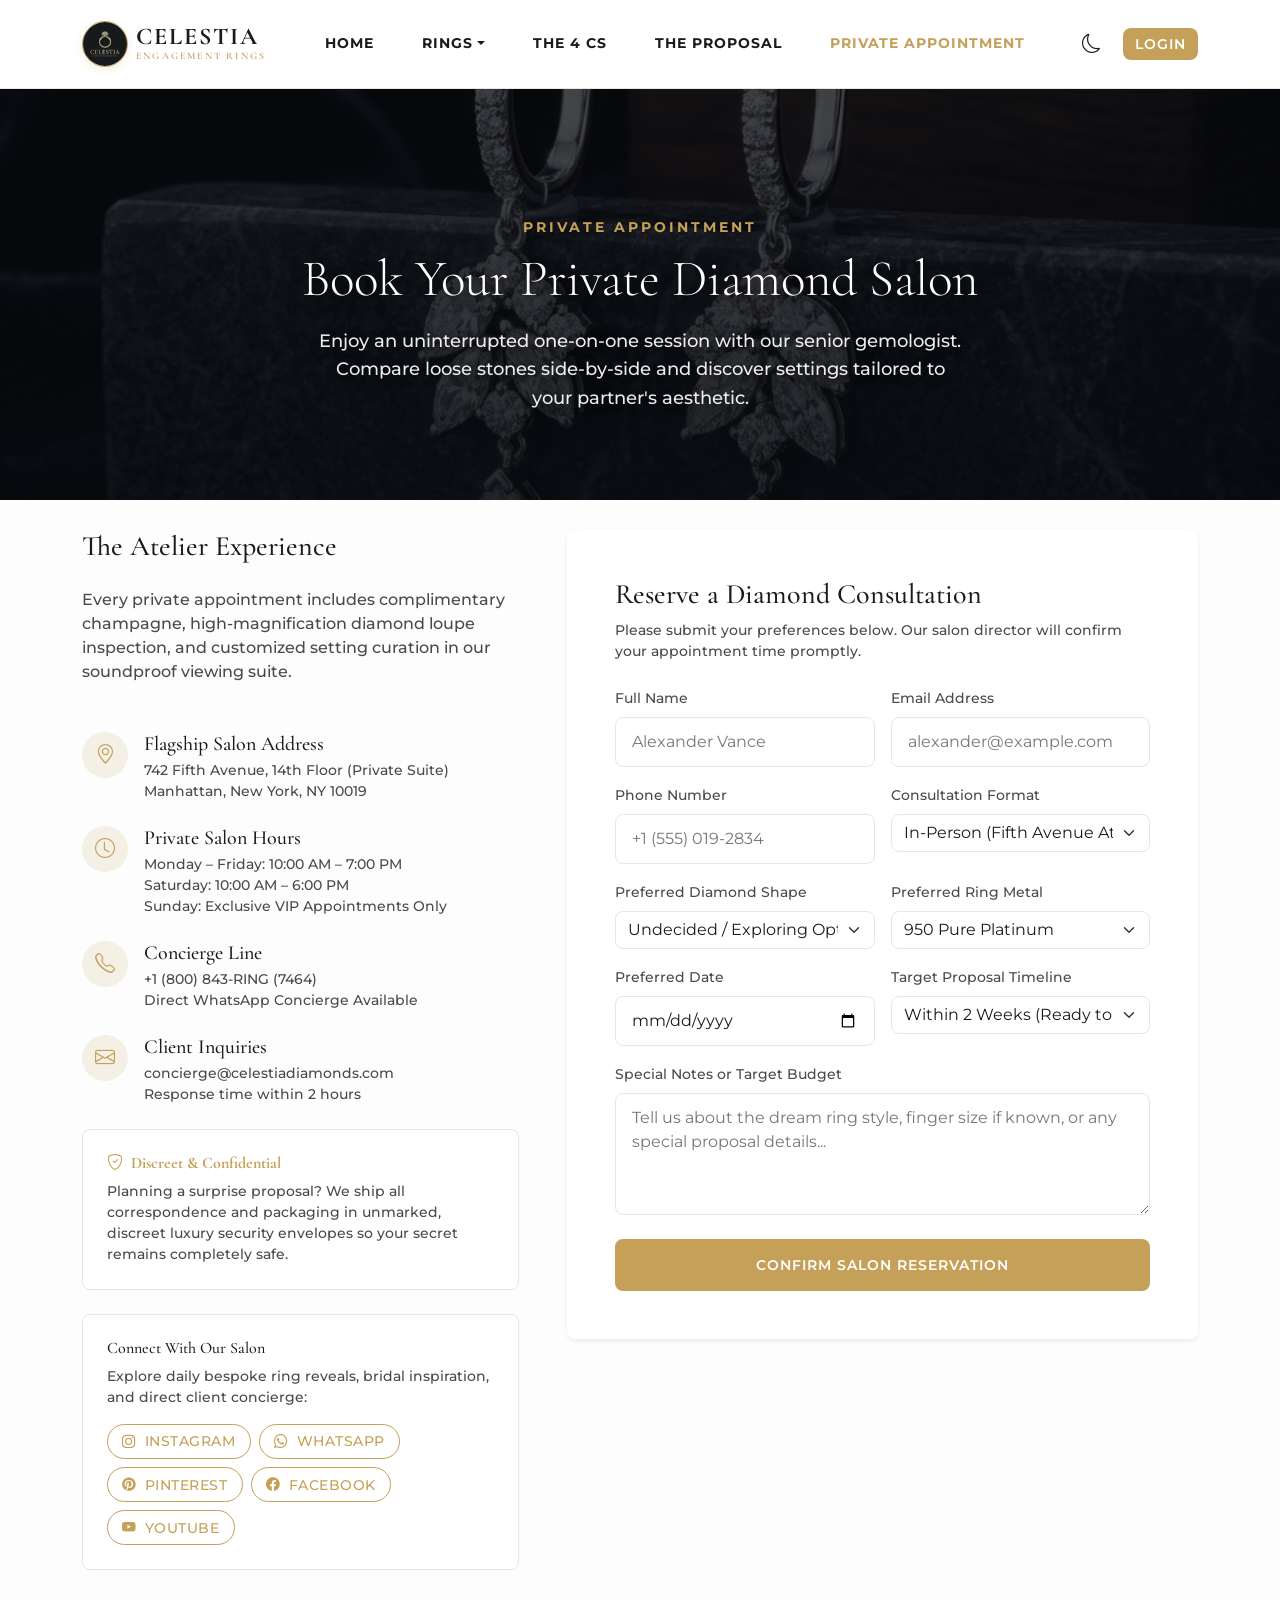
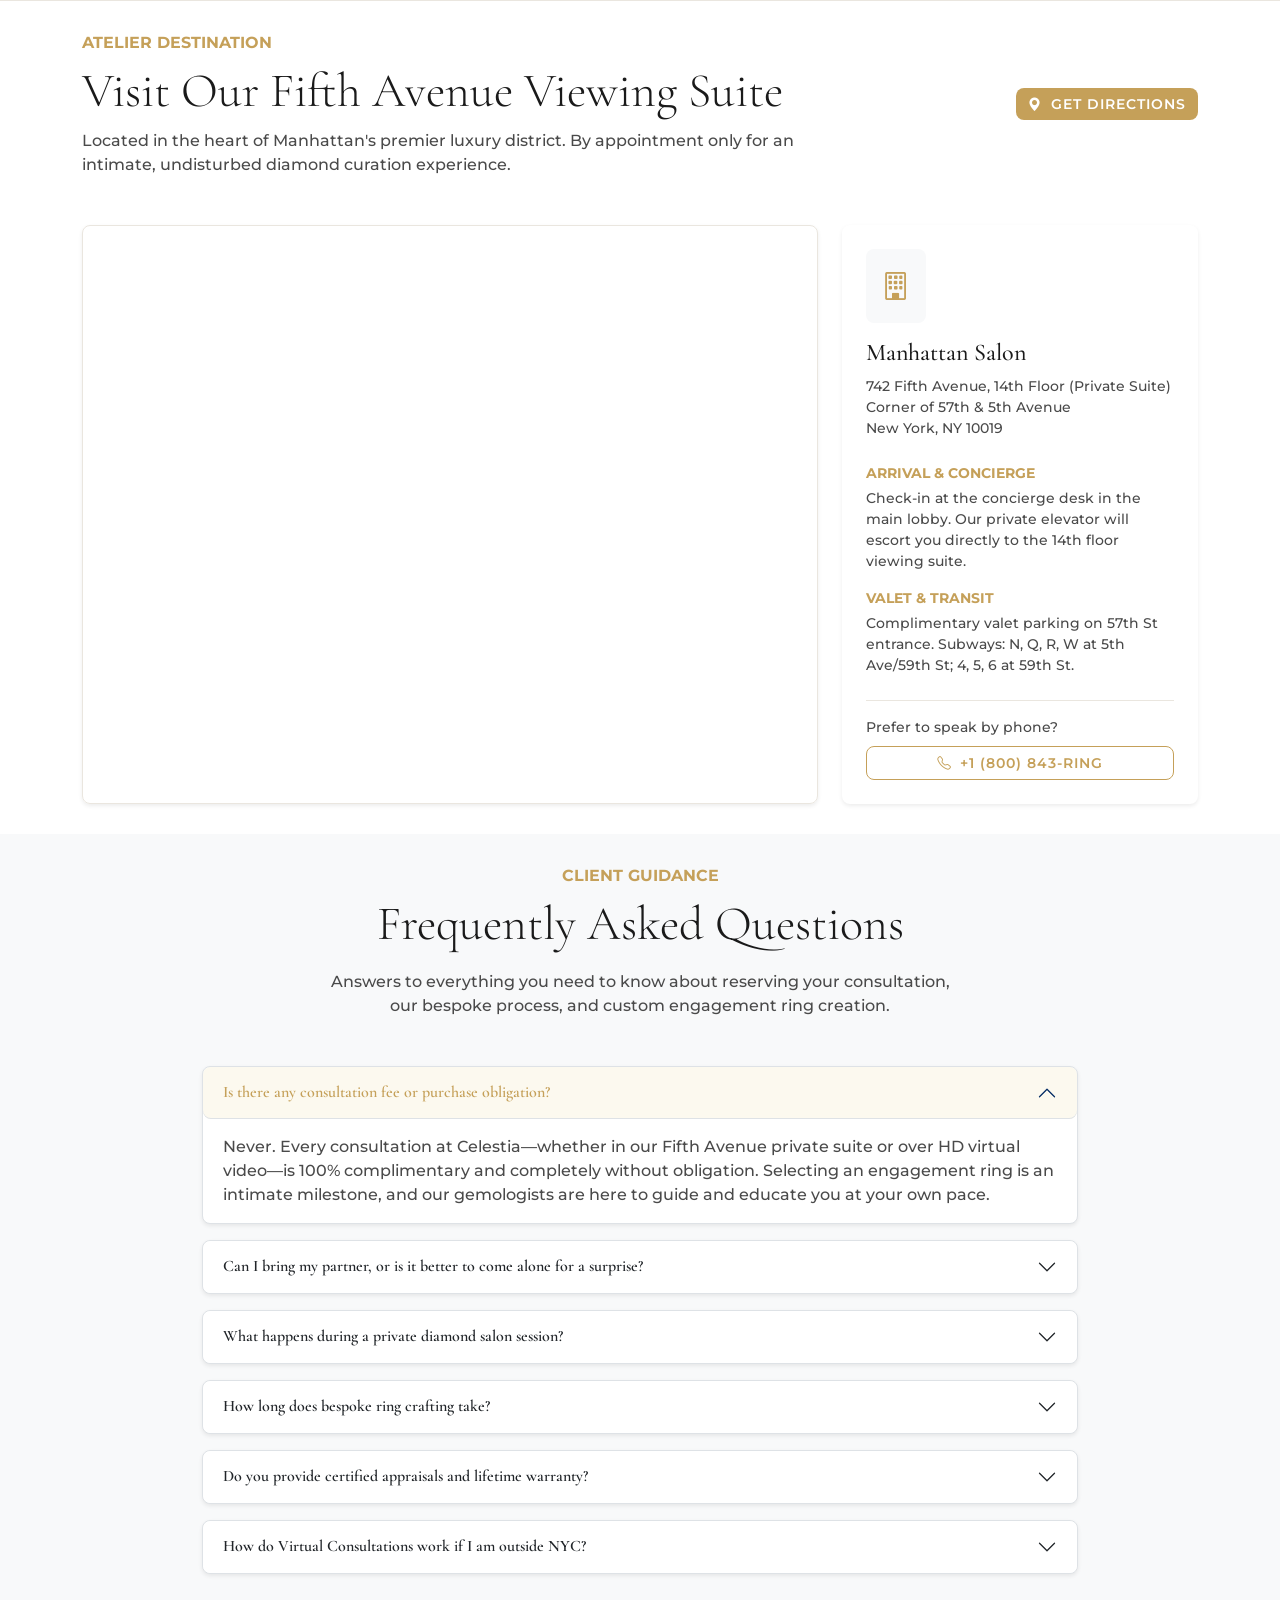
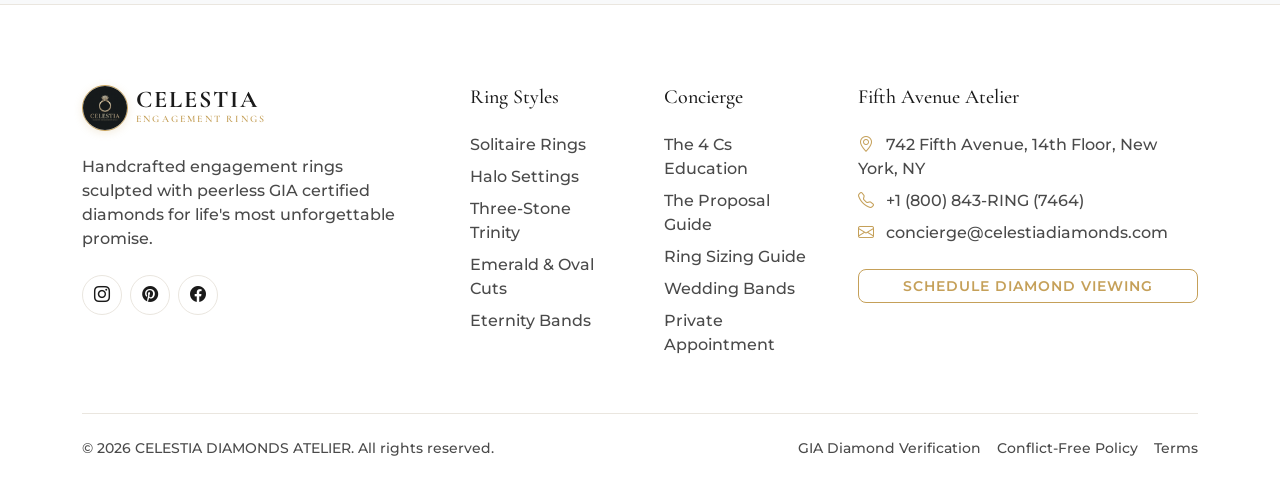
<file: contact.html>
<!DOCTYPE html>
<html lang="en" data-theme="light" dir="ltr">

<head>
    <meta charset="UTF-8">
    <meta name="viewport" content="width=device-width, initial-scale=1.0">
    <title>Private Diamond Consultation & Salon | CELESTIA</title>
    <meta name="description" content="Book a private diamond consultation at CELESTIA's Fifth Avenue salon. View GIA certified loose diamonds, try bespoke ring settings, and meet with a master diamantaire.">
    <link href="https://cdn.jsdelivr.net/npm/bootstrap@5.3.0/dist/css/bootstrap.min.css" rel="stylesheet">
    <link href="https://cdn.jsdelivr.net/npm/bootstrap-icons@1.10.0/font/bootstrap-icons.css" rel="stylesheet">
    <link rel="stylesheet" href="assets/css/style.css">
    <link rel="icon" type="image/png" href="assets/images/favicon.png">
</head>

<body>

    <!-- Header Navigation -->
    <nav class="navbar navbar-expand-lg sticky-top">
        <div class="container">
            <a class="navbar-brand text-nowrap d-flex align-items-center gap-2" href="index.html">
                <img src="assets/images/logo-main.png" alt="Celestia Diamonds Logo" class="brand-logo-img">
                <div class="d-flex flex-column justify-content-center">
                    <span class="brand-font" style="line-height: 1; letter-spacing: 2px;">CELESTIA</span>
                    <span style="font-size: 0.62rem; letter-spacing: 2.2px; color: var(--accent-gold); font-weight: 600; text-transform: uppercase;">ENGAGEMENT RINGS</span>
                </div>
            </a>

            <div class="d-flex align-items-center order-lg-3 gap-3">
                <div class="desktop-auth-btns d-none d-lg-flex ms-3">
                    <a href="login.html" class="btn btn-gold">Login</a>
                </div>

                <button class="navbar-toggler ms-2 border-0" type="button" data-bs-toggle="collapse"
                    data-bs-target="#navbarContent" aria-label="Toggle navigation">
                    <span class="navbar-toggler-icon"></span>
                </button>
            </div>

            <div class="collapse navbar-collapse order-lg-2" id="navbarContent">
                <ul class="navbar-nav mx-auto mb-2 mb-lg-0 gap-lg-3">
                    <li class="nav-item"><a class="nav-link" href="index.html">Home</a></li>
                    <li class="nav-item dropdown">
                        <a class="nav-link dropdown-toggle" href="#" role="button" data-bs-toggle="dropdown">Rings</a>
                        <ul class="dropdown-menu border-0 shadow-sm">
                            <li><a class="dropdown-item" href="jewellery.html#solitaires">Solitaire Rings</a></li>
                            <li><a class="dropdown-item" href="jewellery.html#halos">Halo & Pavé</a></li>
                            <li><a class="dropdown-item" href="jewellery.html#three-stone">Three-Stone Trinity</a></li>
                            <li><a class="dropdown-item" href="jewellery.html#fancy-cuts">Emerald & Oval Cuts</a></li>
                            <li><a class="dropdown-item" href="jewellery.html#vintage">Vintage Heirloom</a></li>
                            <li><hr class="dropdown-divider"></li>
                            <li><a class="dropdown-item" href="jewellery.html#bands">Diamond Wedding Bands</a></li>
                        </ul>
                    </li>
                    <li class="nav-item"><a class="nav-link" href="diamonds.html">The 4 Cs</a></li>
                    <li class="nav-item"><a class="nav-link" href="gifting.html">The Proposal</a></li>
                    <li class="nav-item"><a class="nav-link active" href="contact.html">Private Appointment</a></li>
                </ul>

                <div class="d-flex align-items-center justify-content-center gap-3 my-3 my-lg-0 ms-lg-2">
                    <button id="theme-toggle" class="icon-btn" title="Toggle Theme"><i class="bi bi-moon"></i></button>
                </div>
                <div class="d-lg-none mt-3 pb-3 border-top pt-3 d-flex flex-column gap-2">
                    <a href="login.html" class="btn btn-gold w-100">Login</a>
                </div>
            </div>
        </div>
    </nav>

    <!-- Page Hero Banner with Diamond Background -->
    <div class="page-hero-banner" style="background-image: url('assets/images/earring.png');">
        <div class="container text-center">
            <span class="hero-subtitle text-uppercase letter-spacing-2 d-block mb-2">Private Appointment</span>
            <h1 class="brand-font display-4 mb-3">Book Your Private Diamond Salon</h1>
            <p class="mx-auto mb-0" style="max-width: 650px;">Enjoy an uninterrupted one-on-one session with our senior gemologist. Compare loose stones side-by-side and discover settings tailored to your partner's aesthetic.</p>
        </div>
    </div>

    <!-- Contact & Booking Section -->
    <section class="section-padding">
        <div class="container">
            <div class="row g-5">
                <div class="col-lg-5">
                    <div class="atelier-experience-header">
                        <h3 class="brand-font mb-4">The Atelier Experience</h3>
                        <p class="text-secondary mb-5">Every private appointment includes complimentary champagne, high-magnification diamond loupe inspection, and customized setting curation in our soundproof viewing suite.</p>
                    </div>

                    <div class="atelier-icons-wrapper mx-auto mx-lg-0">
                        <div class="atelier-contact-item mb-4 d-flex align-items-start gap-3">
                            <div class="contact-icon-badge">
                                <i class="bi bi-geo-alt"></i>
                            </div>
                            <div>
                                <h5 class="brand-font mb-1">Flagship Salon Address</h5>
                                <p class="text-secondary small mb-0">742 Fifth Avenue, 14th Floor (Private Suite)<br>Manhattan, New York, NY 10019</p>
                            </div>
                        </div>

                        <div class="atelier-contact-item mb-4 d-flex align-items-start gap-3">
                            <div class="contact-icon-badge">
                                <i class="bi bi-clock"></i>
                            </div>
                            <div>
                                <h5 class="brand-font mb-1">Private Salon Hours</h5>
                                <p class="text-secondary small mb-0">Monday – Friday: 10:00 AM – 7:00 PM<br>Saturday: 10:00 AM – 6:00 PM<br>Sunday: Exclusive VIP Appointments Only</p>
                            </div>
                        </div>

                        <div class="atelier-contact-item mb-4 d-flex align-items-start gap-3">
                            <div class="contact-icon-badge">
                                <i class="bi bi-telephone"></i>
                            </div>
                            <div>
                                <h5 class="brand-font mb-1">Concierge Line</h5>
                                <p class="text-secondary small mb-0">+1 (800) 843-RING (7464)<br>Direct WhatsApp Concierge Available</p>
                            </div>
                        </div>

                        <div class="atelier-contact-item mb-4 d-flex align-items-start gap-3">
                            <div class="contact-icon-badge">
                                <i class="bi bi-envelope"></i>
                            </div>
                            <div>
                                <h5 class="brand-font mb-1">Client Inquiries</h5>
                                <p class="text-secondary small mb-0">concierge@celestiadiamonds.com<br>Response time within 2 hours</p>
                            </div>
                        </div>
                    </div>

                    <div class="atelier-extra-cards mx-auto mx-lg-0">
                        <div class="p-4 bg-surface rounded border mt-4" style="border-color: var(--border-color) !important;">
                            <h6 class="brand-font text-gold mb-2"><i class="bi bi-shield-check me-2"></i>Discreet & Confidential</h6>
                            <p class="text-secondary small mb-0">Planning a surprise proposal? We ship all correspondence and packaging in unmarked, discreet luxury security envelopes so your secret remains completely safe.</p>
                        </div>

                        <div class="p-4 bg-surface rounded border mt-4" style="border-color: var(--border-color) !important;">
                            <h6 class="brand-font mb-2">Connect With Our Salon</h6>
                            <p class="text-secondary small mb-3">Explore daily bespoke ring reveals, bridal inspiration, and direct client concierge:</p>
                            <div class="d-flex flex-wrap gap-2 social-media-appointment">
                                <a href="https://instagram.com" target="_blank" rel="noopener" class="btn btn-sm btn-outline-gold d-inline-flex align-items-center gap-2">
                                    <i class="bi bi-instagram"></i> <span>Instagram</span>
                                </a>
                                <a href="https://wa.me/18008437464" target="_blank" rel="noopener" class="btn btn-sm btn-outline-gold d-inline-flex align-items-center gap-2">
                                    <i class="bi bi-whatsapp"></i> <span>WhatsApp</span>
                                </a>
                                <a href="https://pinterest.com" target="_blank" rel="noopener" class="btn btn-sm btn-outline-gold d-inline-flex align-items-center gap-2">
                                    <i class="bi bi-pinterest"></i> <span>Pinterest</span>
                                </a>
                                <a href="https://facebook.com" target="_blank" rel="noopener" class="btn btn-sm btn-outline-gold d-inline-flex align-items-center gap-2">
                                    <i class="bi bi-facebook"></i> <span>Facebook</span>
                                </a>
                                <a href="https://youtube.com" target="_blank" rel="noopener" class="btn btn-sm btn-outline-gold d-inline-flex align-items-center gap-2">
                                    <i class="bi bi-youtube"></i> <span>YouTube</span>
                                </a>
                            </div>
                        </div>
                    </div>
                </div>

                <!-- Booking Form -->
                <div class="col-lg-7 align-self-start">
                    <div class="premium-card appointment-card p-4 p-md-5 bg-white border-0 shadow-sm rounded">
                        <h3 class="brand-font mb-2">Reserve a Diamond Consultation</h3>
                        <p class="text-secondary small mb-4">Please submit your preferences below. Our salon director will confirm your appointment time promptly.</p>

                        <form id="appointment-form">
                            <div class="row g-3">
                                <div class="col-md-6">
                                    <label class="form-label small fw-semibold text-secondary">Full Name</label>
                                    <input type="text" class="form-control" required placeholder="Alexander Vance">
                                </div>
                                <div class="col-md-6">
                                    <label class="form-label small fw-semibold text-secondary">Email Address</label>
                                    <input type="email" class="form-control" required placeholder="alexander@example.com">
                                </div>
                                <div class="col-md-6">
                                    <label class="form-label small fw-semibold text-secondary">Phone Number</label>
                                    <input type="tel" class="form-control" placeholder="+1 (555) 019-2834">
                                </div>
                                <div class="col-md-6">
                                    <label class="form-label small fw-semibold text-secondary">Consultation Format</label>
                                    <select class="form-select">
                                        <option value="salon">In-Person (Fifth Avenue Atelier)</option>
                                        <option value="virtual">Virtual 1-on-1 HD Video Session</option>
                                    </select>
                                </div>
                                <div class="col-md-6">
                                    <label class="form-label small fw-semibold text-secondary">Preferred Diamond Shape</label>
                                    <select class="form-select">
                                        <option value="any">Undecided / Exploring Options</option>
                                        <option value="round">Round Brilliant</option>
                                        <option value="oval">Oval Cut</option>
                                        <option value="emerald">Emerald Cut</option>
                                        <option value="cushion">Cushion Cut</option>
                                        <option value="pear">Pear Cut</option>
                                        <option value="radiant">Radiant Cut</option>
                                    </select>
                                </div>
                                <div class="col-md-6">
                                    <label class="form-label small fw-semibold text-secondary">Preferred Ring Metal</label>
                                    <select class="form-select">
                                        <option value="platinum">950 Pure Platinum</option>
                                        <option value="yellow-gold">18k Royal Yellow Gold</option>
                                        <option value="white-gold">18k White Gold</option>
                                        <option value="rose-gold">18k Rose Gold</option>
                                    </select>
                                </div>
                                <div class="col-md-6">
                                    <label class="form-label small fw-semibold text-secondary">Preferred Date</label>
                                    <input type="date" class="form-control" required>
                                </div>
                                <div class="col-md-6">
                                    <label class="form-label small fw-semibold text-secondary">Target Proposal Timeline</label>
                                    <select class="form-select">
                                        <option value="urgent">Within 2 Weeks (Ready to Ship)</option>
                                        <option value="month">Within 1-2 Months</option>
                                        <option value="three-months">Within 3-6 Months</option>
                                        <option value="exploring">Just Beginning the Journey</option>
                                    </select>
                                </div>
                                <div class="col-12">
                                    <label class="form-label small fw-semibold text-secondary">Special Notes or Target Budget</label>
                                    <textarea class="form-control" rows="4" placeholder="Tell us about the dream ring style, finger size if known, or any special proposal details..."></textarea>
                                </div>
                                <div class="col-12 mt-4">
                                    <button type="submit" class="btn btn-gold w-100 py-3">Confirm Salon Reservation</button>
                                </div>
                            </div>
                        </form>
                    </div>
                </div>
            </div>
        </div>
    </section>

    <!-- Atelier Location & Interactive Map Section -->
    <section class="section-padding bg-surface border-top" style="border-color: var(--border-color) !important;">
        <div class="container">
            <div class="row align-items-center mb-5">
                <div class="col-lg-8 text-center text-lg-start">
                    <span class="text-gold text-uppercase letter-spacing-2 d-block mb-2">Atelier Destination</span>
                    <h2 class="brand-font display-5">Visit Our Fifth Avenue Viewing Suite</h2>
                    <p class="text-secondary mb-0">Located in the heart of Manhattan's premier luxury district. By appointment only for an intimate, undisturbed diamond curation experience.</p>
                </div>
                <div class="col-lg-4 text-center text-lg-end mt-4 mt-lg-0">
                    <a href="https://maps.google.com/?q=742+Fifth+Avenue+New+York+NY" target="_blank" rel="noopener" class="btn btn-gold">
                        <i class="bi bi-geo-alt-fill me-2"></i>Get Directions
                    </a>
                </div>
            </div>

            <div class="row g-4 align-items-stretch">
                <div class="col-lg-8">
                    <div class="rounded overflow-hidden shadow-sm border h-100" style="border-color: var(--border-color) !important; min-height: 420px;">
                        <iframe src="https://www.google.com/maps/embed?pb=!1m18!1m12!1m3!1d3022.046808796841!2d-73.97486822346746!3d40.76317203461247!2m3!1f0!2f0!3f0!3m2!1i1024!2i768!4f13.1!3m3!1m2!1s0x89c258f001b9793f%3A0xb3bc87e59b207eb3!2s742%205th%20Ave%2C%20New%20York%2C%20NY%2010019!5e0!3m2!1sen!2sus!4v1700000000000!5m2!1sen!2sus"
                            width="100%" height="100%" style="border:0; min-height: 420px;" allowfullscreen="" loading="lazy" referrerpolicy="no-referrer-when-downgrade" title="Celestia Flagship Atelier Map"></iframe>
                    </div>
                </div>
                <div class="col-lg-4">
                    <div class="premium-card p-4 h-100 bg-white border-0 shadow-sm rounded d-flex flex-column justify-content-between">
                        <div>
                            <div class="d-inline-flex p-3 rounded bg-light text-gold mb-3">
                                <i class="bi bi-building fs-3"></i>
                            </div>
                            <h4 class="brand-font mb-2">Manhattan Salon</h4>
                            <p class="text-secondary small mb-4">742 Fifth Avenue, 14th Floor (Private Suite)<br>Corner of 57th & 5th Avenue<br>New York, NY 10019</p>

                            <div class="mb-3">
                                <span class="fw-bold d-block text-gold small text-uppercase letter-spacing-1 mb-1">Arrival & Concierge</span>
                                <p class="text-secondary small mb-0">Check-in at the concierge desk in the main lobby. Our private elevator will escort you directly to the 14th floor viewing suite.</p>
                            </div>

                            <div class="mb-4">
                                <span class="fw-bold d-block text-gold small text-uppercase letter-spacing-1 mb-1">Valet & Transit</span>
                                <p class="text-secondary small mb-0">Complimentary valet parking on 57th St entrance. Subways: N, Q, R, W at 5th Ave/59th St; 4, 5, 6 at 59th St.</p>
                            </div>
                        </div>

                        <div class="pt-3 border-top" style="border-color: var(--border-color) !important;">
                            <span class="small text-secondary d-block mb-2">Prefer to speak by phone?</span>
                            <a href="tel:+18008437464" class="btn btn-outline-gold w-100"><i class="bi bi-telephone me-2"></i>+1 (800) 843-RING</a>
                        </div>
                    </div>
                </div>
            </div>
        </div>
    </section>

    <!-- Frequently Asked Questions Section -->
    <section class="section-padding bg-light">
        <div class="container" style="max-width: 900px;">
            <div class="text-center mb-5">
                <span class="text-gold text-uppercase letter-spacing-2 d-block mb-2">Client Guidance</span>
                <h2 class="brand-font display-5 mb-3">Frequently Asked Questions</h2>
                <p class="text-secondary mx-auto mb-0" style="max-width: 650px;">Answers to everything you need to know about reserving your consultation, our bespoke process, and custom engagement ring creation.</p>
            </div>

            <div class="accordion" id="appointmentFaq">
                <div class="accordion-item mb-3 border shadow-sm">
                    <h2 class="accordion-header" id="faqHeadingOne">
                        <button class="accordion-button fw-semibold" type="button" data-bs-toggle="collapse" data-bs-target="#faqCollapseOne" aria-expanded="true" aria-controls="faqCollapseOne">
                            Is there any consultation fee or purchase obligation?
                        </button>
                    </h2>
                    <div id="faqCollapseOne" class="accordion-collapse collapse show" aria-labelledby="faqHeadingOne" data-bs-parent="#appointmentFaq">
                        <div class="accordion-body text-secondary">
                            Never. Every consultation at Celestia—whether in our Fifth Avenue private suite or over HD virtual video—is 100% complimentary and completely without obligation. Selecting an engagement ring is an intimate milestone, and our gemologists are here to guide and educate you at your own pace.
                        </div>
                    </div>
                </div>

                <div class="accordion-item mb-3 border shadow-sm">
                    <h2 class="accordion-header" id="faqHeadingTwo">
                        <button class="accordion-button collapsed fw-semibold" type="button" data-bs-toggle="collapse" data-bs-target="#faqCollapseTwo" aria-expanded="false" aria-controls="faqCollapseTwo">
                            Can I bring my partner, or is it better to come alone for a surprise?
                        </button>
                    </h2>
                    <div id="faqCollapseTwo" class="accordion-collapse collapse" aria-labelledby="faqHeadingTwo" data-bs-parent="#appointmentFaq">
                        <div class="accordion-body text-secondary">
                            Both options are very popular! Around 60% of our clients visit as a couple to explore diamond shapes, setting styles, and exact sizing together. If you are planning a surprise proposal, you can visit alone or with a trusted friend; our experts are skilled at uncovering their dream design from photos, Pinterest boards, and personal style cues.
                        </div>
                    </div>
                </div>

                <div class="accordion-item mb-3 border shadow-sm">
                    <h2 class="accordion-header" id="faqHeadingThree">
                        <button class="accordion-button collapsed fw-semibold" type="button" data-bs-toggle="collapse" data-bs-target="#faqCollapseThree" aria-expanded="false" aria-controls="faqCollapseThree">
                            What happens during a private diamond salon session?
                        </button>
                    </h2>
                    <div id="faqCollapseThree" class="accordion-collapse collapse" aria-labelledby="faqHeadingThree" data-bs-parent="#appointmentFaq">
                        <div class="accordion-body text-secondary">
                            You will be greeted with chilled champagne or artisan espresso in your private soundproof viewing salon. Your senior gemologist will present loose, GIA-certified diamonds matching your parameters for side-by-side inspection under 10x-40x gemological microscopes. You'll try on various silhouette mountings to find the perfect setting harmony.
                        </div>
                    </div>
                </div>

                <div class="accordion-item mb-3 border shadow-sm">
                    <h2 class="accordion-header" id="faqHeadingFour">
                        <button class="accordion-button collapsed fw-semibold" type="button" data-bs-toggle="collapse" data-bs-target="#faqCollapseFour" aria-expanded="false" aria-controls="faqCollapseFour">
                            How long does bespoke ring crafting take?
                        </button>
                    </h2>
                    <div id="faqCollapseFour" class="accordion-collapse collapse" aria-labelledby="faqHeadingFour" data-bs-parent="#appointmentFaq">
                        <div class="accordion-body text-secondary">
                            Once your 3D digital CAD render and loose diamond are finalized, hand-forging in platinum or 18k gold, microscopic prong setting, and hallmark engraving typically take 2 to 3 weeks. If you have an urgent proposal date, we also offer express atelier expediting and a signature vault of ready-to-propose finished solitaire rings.
                        </div>
                    </div>
                </div>

                <div class="accordion-item mb-3 border shadow-sm">
                    <h2 class="accordion-header" id="faqHeadingFive">
                        <button class="accordion-button collapsed fw-semibold" type="button" data-bs-toggle="collapse" data-bs-target="#faqCollapseFive" aria-expanded="false" aria-controls="faqCollapseFive">
                            Do you provide certified appraisals and lifetime warranty?
                        </button>
                    </h2>
                    <div id="faqCollapseFive" class="accordion-collapse collapse" aria-labelledby="faqHeadingFive" data-bs-parent="#appointmentFaq">
                        <div class="accordion-body text-secondary">
                            Yes. Every Celestia diamond engagement ring arrives with an official GIA grading dossier, an independent insurance appraisal, and our Celestia Lifetime Atelier Guarantee. This includes complimentary lifetime ring resizings, annual prong tightening, ultrasonic spa cleanings, and rhodium polishing.
                        </div>
                    </div>
                </div>

                <div class="accordion-item border shadow-sm">
                    <h2 class="accordion-header" id="faqHeadingSix">
                        <button class="accordion-button collapsed fw-semibold" type="button" data-bs-toggle="collapse" data-bs-target="#faqCollapseSix" aria-expanded="false" aria-controls="faqCollapseSix">
                            How do Virtual Consultations work if I am outside NYC?
                        </button>
                    </h2>
                    <div id="faqCollapseSix" class="accordion-collapse collapse" aria-labelledby="faqHeadingSix" data-bs-parent="#appointmentFaq">
                        <div class="accordion-body text-secondary">
                            Our virtual appointments are conducted via high-definition video link. A gemologist displays loose stones under live macro cameras, compares different carat proportions on hand models, and provides 360-degree high-definition video links. We ship insured worldwide in discreet, security-sealed packaging.
                        </div>
                    </div>
                </div>
            </div>
        </div>
    </section>

    <!-- Footer -->
    <footer class="footer">
        <div class="container">
            <div class="row g-5 mb-5">
                <div class="col-lg-4">
                    <a class="navbar-brand text-nowrap d-flex align-items-center gap-2 mb-4" href="index.html">
                        <img src="assets/images/logo-main.png" alt="Celestia Diamonds Logo" class="brand-logo-img">
                        <div class="d-flex flex-column justify-content-center">
                            <span class="brand-font" style="line-height: 1; letter-spacing: 2px;">CELESTIA</span>
                            <span style="font-size: 0.62rem; letter-spacing: 2.2px; color: var(--accent-gold); font-weight: 600; text-transform: uppercase;">ENGAGEMENT RINGS</span>
                        </div>
                    </a>
                    <p class="text-secondary mb-4 pe-lg-4">Handcrafted engagement rings sculpted with peerless GIA certified diamonds for life's most unforgettable promise.</p>
                    <div class="d-flex gap-2 social-links">
                        <a href="#"><i class="bi bi-instagram"></i></a>
                        <a href="#"><i class="bi bi-pinterest"></i></a>
                        <a href="#"><i class="bi bi-facebook"></i></a>
                    </div>
                </div>

                <div class="col-lg-2 col-md-6">
                    <h5 class="brand-font mb-4">Ring Styles</h5>
                    <a href="jewellery.html#solitaires" class="footer-link">Solitaire Rings</a>
                    <a href="jewellery.html#halos" class="footer-link">Halo Settings</a>
                    <a href="jewellery.html#three-stone" class="footer-link">Three-Stone Trinity</a>
                    <a href="jewellery.html#fancy-cuts" class="footer-link">Emerald & Oval Cuts</a>
                    <a href="jewellery.html#bands" class="footer-link">Eternity Bands</a>
                </div>

                <div class="col-lg-2 col-md-6">
                    <h5 class="brand-font mb-4">Concierge</h5>
                    <a href="diamonds.html" class="footer-link">The 4 Cs Education</a>
                    <a href="gifting.html" class="footer-link">The Proposal Guide</a>
                    <a href="jewellery.html" class="footer-link">Ring Sizing Guide</a>
                    <a href="jewellery.html#bands" class="footer-link">Wedding Bands</a>
                    <a href="contact.html" class="footer-link">Private Appointment</a>
                </div>

                <div class="col-lg-4 col-md-12">
                    <h5 class="brand-font mb-4">Fifth Avenue Atelier</h5>
                    <p class="text-secondary mb-2"><i class="bi bi-geo-alt me-2 text-gold"></i> 742 Fifth Avenue, 14th Floor, New York, NY</p>
                    <p class="text-secondary mb-2"><i class="bi bi-telephone me-2 text-gold"></i> +1 (800) 843-RING (7464)</p>
                    <p class="text-secondary mb-4"><i class="bi bi-envelope me-2 text-gold"></i> concierge@celestiadiamonds.com</p>
                    <a href="contact.html" class="btn btn-outline-gold w-100">Schedule Diamond Viewing</a>
                </div>
            </div>

            <div class="d-flex flex-column flex-md-row justify-content-between align-items-center border-top pt-4"
                style="border-color: var(--border-color) !important;">
                <p class="text-secondary small mb-0">&copy; <span id="current-year"></span> CELESTIA DIAMONDS ATELIER. All rights reserved.</p>
                <div class="d-flex gap-3 mt-3 mt-md-0">
                    <a href="#" class="text-secondary small text-decoration-none">GIA Diamond Verification</a>
                    <a href="#" class="text-secondary small text-decoration-none">Conflict-Free Policy</a>
                    <a href="#" class="text-secondary small text-decoration-none">Terms</a>
                </div>
            </div>
        </div>
    </footer>

    <!-- Floating Back to Top Button -->
    <button id="back-to-top" class="back-to-top" aria-label="Back to top" type="button">
        <i class="bi bi-chevron-up"></i>
    </button>

    <script src="https://cdn.jsdelivr.net/npm/bootstrap@5.3.0/dist/js/bootstrap.bundle.min.js"></script>
    <script src="assets/js/main.js"></script>
</body>

</html>
</file>
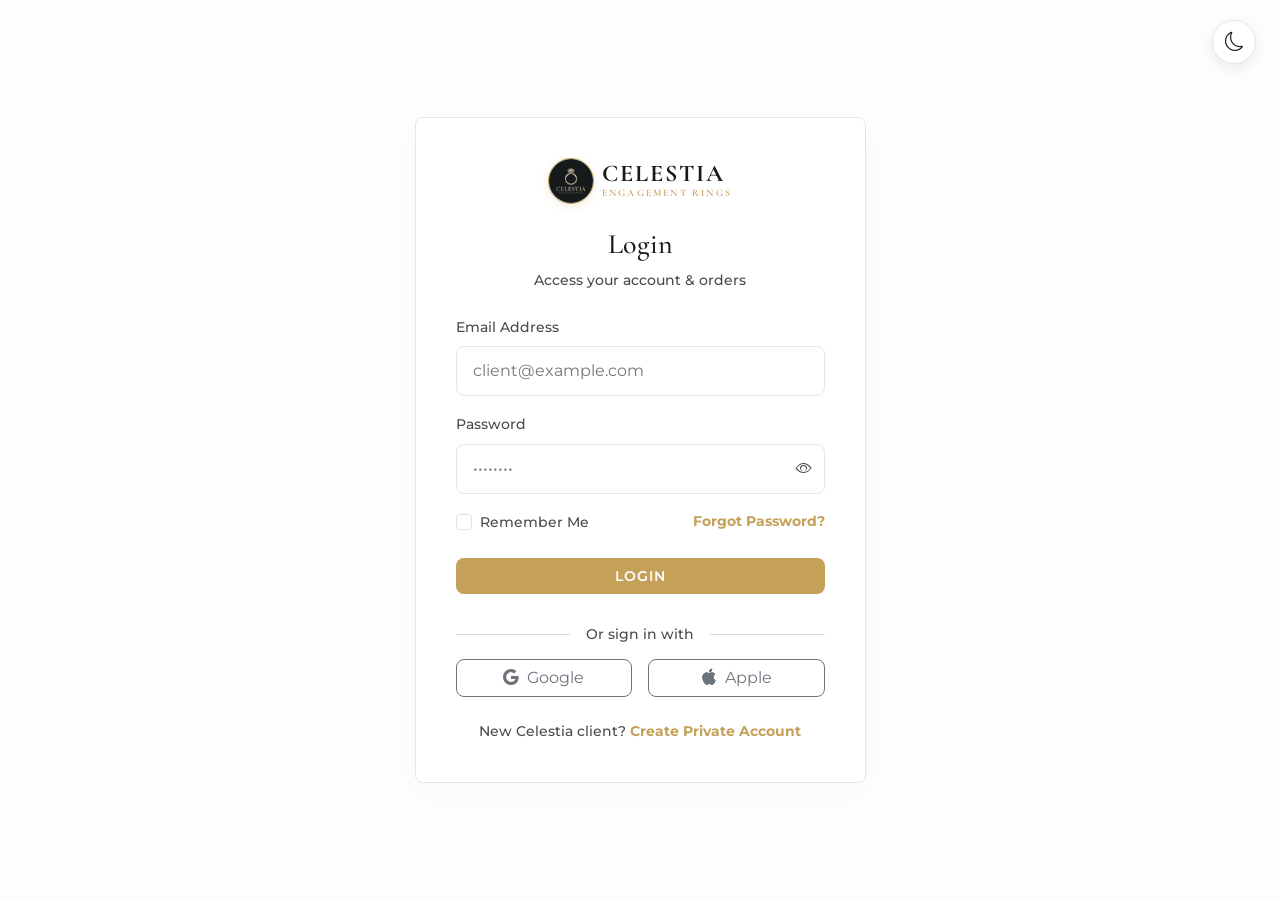
<file: login.html>
<!DOCTYPE html>
<html lang="en" data-theme="light" dir="ltr">

<head>
    <meta charset="UTF-8">
    <meta name="viewport" content="width=device-width, initial-scale=1.0">
    <title>Login | CELESTIA Engagement Rings</title>
    <meta name="description" content="Sign in to your CELESTIA account to track custom engagement ring commissions and access certified diamond documentation.">
    <link href="https://cdn.jsdelivr.net/npm/bootstrap@5.3.0/dist/css/bootstrap.min.css" rel="stylesheet">
    <link href="https://cdn.jsdelivr.net/npm/bootstrap-icons@1.10.0/font/bootstrap-icons.css" rel="stylesheet">
    <link rel="stylesheet" href="assets/css/style.css">
    <link rel="icon" type="image/png" href="assets/images/favicon.png">
</head>

<body class="auth-page">
    <!-- Top Right Utility: Theme Toggle -->
    <div class="auth-top-corner">
        <button id="theme-toggle" class="icon-btn" title="Toggle Theme" aria-label="Toggle Theme">
            <i class="bi bi-moon fs-5"></i>
        </button>
    </div>

    <!-- Auth Section -->
    <div class="auth-wrapper">
        <div class="container">
            <div class="row justify-content-center">
                <div class="col-md-6 col-lg-5">
                    <div class="auth-card">
                        <div class="text-center mb-4">
                            <a class="navbar-brand text-nowrap d-inline-flex align-items-center gap-2 mb-4 text-decoration-none"
                                href="index.html">
                                <img src="assets/images/logo-main.png" alt="Celestia Diamonds Logo" class="brand-logo-img">
                                <div class="d-flex flex-column justify-content-center text-start">
                                    <span class="brand-font" style="line-height: 1; letter-spacing: 2px;">CELESTIA</span>
                                    <span style="font-size: 0.62rem; letter-spacing: 2.2px; color: var(--accent-gold); font-weight: 600; text-transform: uppercase;">ENGAGEMENT RINGS</span>
                                </div>
                            </a>
                            <h3 class="brand-font">Login</h3>
                            <p class="text-secondary small">Access your account & orders</p>
                        </div>

                        <form action="index.html">
                            <div class="mb-3">
                                <label class="form-label small text-secondary">Email Address</label>
                                <input type="email" class="form-control" placeholder="client@example.com" required>
                            </div>
                            <div class="mb-3">
                                <label class="form-label small text-secondary mb-0">Password</label>
                                <div class="input-group mt-2">
                                    <input type="password" class="form-control border-end-0" id="loginPassword"
                                        placeholder="••••••••" required>
                                    <span class="input-group-text bg-transparent text-secondary border-start-0"
                                        style="cursor: pointer;"
                                        onclick="const p = document.getElementById('loginPassword'); p.type = p.type === 'password' ? 'text' : 'password'; this.querySelector('i').classList.toggle('bi-eye'); this.querySelector('i').classList.toggle('bi-eye-slash');">
                                        <i class="bi bi-eye"></i>
                                    </span>
                                </div>
                            </div>

                            <div class="d-flex justify-content-between align-items-center mb-4">
                                <div class="form-check mb-0">
                                    <input type="checkbox" class="form-check-input" id="rememberMe">
                                    <label class="form-check-label small text-secondary" for="rememberMe">Remember Me</label>
                                </div>
                                <a href="#" class="small text-gold text-decoration-none">Forgot Password?</a>
                            </div>

                            <button type="submit" class="btn btn-gold w-100 py-2 mb-3">Login</button>

                            <div class="position-relative my-4">
                                <hr class="text-secondary" style="opacity: 0.2;">
                                <span
                                    class="position-absolute top-50 start-50 translate-middle px-3 small text-secondary"
                                    style="background-color: var(--surface-color, #fff);">Or sign in with</span>
                            </div>

                            <div class="d-flex gap-3 mb-4">
                                <button type="button"
                                    class="btn btn-outline-secondary w-50 d-flex align-items-center justify-content-center gap-2">
                                    <i class="bi bi-google"></i> Google
                                </button>
                                <button type="button"
                                    class="btn btn-outline-secondary w-50 d-flex align-items-center justify-content-center gap-2">
                                    <i class="bi bi-apple"></i> Apple
                                </button>
                            </div>

                            <div class="text-center">
                                <p class="small text-secondary mb-0">New Celestia client? <a href="register.html"
                                        class="text-gold text-decoration-none fw-bold">Create Private Account</a></p>
                            </div>
                        </form>
                    </div>
                </div>
            </div>
        </div>
    </div>

    <!-- Floating Back to Top Button -->
    <button id="back-to-top" class="back-to-top" aria-label="Back to top" type="button">
        <i class="bi bi-chevron-up"></i>
    </button>

    <script src="https://cdn.jsdelivr.net/npm/bootstrap@5.3.0/dist/js/bootstrap.bundle.min.js"></script>
    <script src="assets/js/main.js"></script>
</body>

</html>
</file>
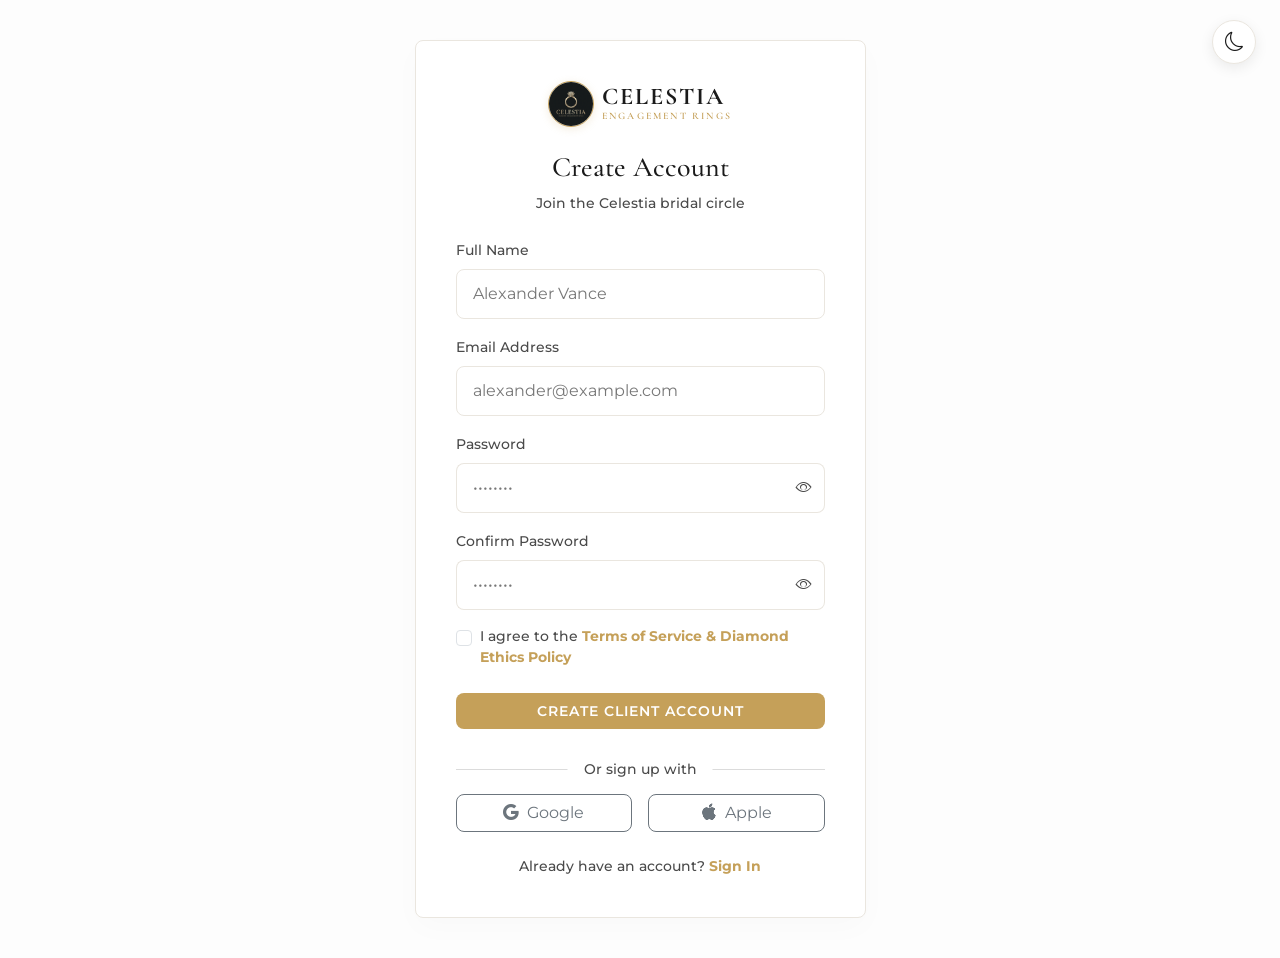
<file: register.html>
<!DOCTYPE html>
<html lang="en" data-theme="light" dir="ltr">

<head>
    <meta charset="UTF-8">
    <meta name="viewport" content="width=device-width, initial-scale=1.0">
    <title>Create Client Account | CELESTIA Diamond Atelier</title>
    <meta name="description" content="Register your CELESTIA client account for diamond ring tracking, bespoke design approvals, and salon appointment scheduling.">
    <link href="https://cdn.jsdelivr.net/npm/bootstrap@5.3.0/dist/css/bootstrap.min.css" rel="stylesheet">
    <link href="https://cdn.jsdelivr.net/npm/bootstrap-icons@1.10.0/font/bootstrap-icons.css" rel="stylesheet">
    <link rel="stylesheet" href="assets/css/style.css">
    <link rel="icon" type="image/png" href="assets/images/favicon.png">
</head>

<body class="auth-page">
    <!-- Top Right Utility: Theme Toggle -->
    <div class="auth-top-corner">
        <button id="theme-toggle" class="icon-btn" title="Toggle Theme" aria-label="Toggle Theme">
            <i class="bi bi-moon fs-5"></i>
        </button>
    </div>

    <!-- Auth Section -->
    <div class="auth-wrapper">
        <div class="container">
            <div class="row justify-content-center">
                <div class="col-md-6 col-lg-5">
                    <div class="auth-card">
                        <div class="text-center mb-4">
                            <a class="navbar-brand text-nowrap d-inline-flex align-items-center gap-2 mb-4 text-decoration-none"
                                href="index.html">
                                <img src="assets/images/logo-main.png" alt="Celestia Diamonds Logo" class="brand-logo-img">
                                <div class="d-flex flex-column justify-content-center text-start">
                                    <span class="brand-font" style="line-height: 1; letter-spacing: 2px;">CELESTIA</span>
                                    <span style="font-size: 0.62rem; letter-spacing: 2.2px; color: var(--accent-gold); font-weight: 600; text-transform: uppercase;">ENGAGEMENT RINGS</span>
                                </div>
                            </a>
                            <h3 class="brand-font">Create Account</h3>
                            <p class="text-secondary small">Join the Celestia bridal circle</p>
                        </div>

                        <form action="index.html">
                            <div class="mb-3">
                                <label class="form-label small text-secondary">Full Name</label>
                                <input type="text" class="form-control" placeholder="Alexander Vance" required>
                            </div>
                            <div class="mb-3">
                                <label class="form-label small text-secondary">Email Address</label>
                                <input type="email" class="form-control" placeholder="alexander@example.com" required>
                            </div>
                            <div class="mb-3">
                                <label class="form-label small text-secondary">Password</label>
                                <div class="input-group">
                                    <input type="password" class="form-control border-end-0" id="regPassword"
                                        placeholder="••••••••" required>
                                    <span class="input-group-text bg-transparent text-secondary border-start-0"
                                        style="cursor: pointer;"
                                        onclick="const p = document.getElementById('regPassword'); p.type = p.type === 'password' ? 'text' : 'password'; this.querySelector('i').classList.toggle('bi-eye'); this.querySelector('i').classList.toggle('bi-eye-slash');">
                                        <i class="bi bi-eye"></i>
                                    </span>
                                </div>
                            </div>

                            <div class="mb-3">
                                <label class="form-label small text-secondary">Confirm Password</label>
                                <div class="input-group">
                                    <input type="password" class="form-control border-end-0" id="regConfirmPassword"
                                        placeholder="••••••••" required>
                                    <span class="input-group-text bg-transparent text-secondary border-start-0"
                                        style="cursor: pointer;"
                                        onclick="const p = document.getElementById('regConfirmPassword'); p.type = p.type === 'password' ? 'text' : 'password'; this.querySelector('i').classList.toggle('bi-eye'); this.querySelector('i').classList.toggle('bi-eye-slash');">
                                        <i class="bi bi-eye"></i>
                                    </span>
                                </div>
                            </div>

                            <div class="mb-4 form-check">
                                <input type="checkbox" class="form-check-input" id="termsCheck" required>
                                <label class="form-check-label small text-secondary" for="termsCheck">I agree to the <a
                                        href="#" class="text-gold text-decoration-none">Terms of Service & Diamond Ethics Policy</a></label>
                            </div>

                            <button type="submit" class="btn btn-gold w-100 py-2 mb-3">Create Client Account</button>

                            <div class="position-relative my-4">
                                <hr class="text-secondary" style="opacity: 0.2;">
                                <span
                                    class="position-absolute top-50 start-50 translate-middle px-3 small text-secondary"
                                    style="background-color: var(--surface-color, #fff);">Or sign up with</span>
                            </div>

                            <div class="d-flex gap-3 mb-4">
                                <button type="button"
                                    class="btn btn-outline-secondary w-50 d-flex align-items-center justify-content-center gap-2">
                                    <i class="bi bi-google"></i> Google
                                </button>
                                <button type="button"
                                    class="btn btn-outline-secondary w-50 d-flex align-items-center justify-content-center gap-2">
                                    <i class="bi bi-apple"></i> Apple
                                </button>
                            </div>

                            <div class="text-center">
                                <p class="small text-secondary mb-0">Already have an account? <a href="login.html"
                                        class="text-gold text-decoration-none fw-bold">Sign In</a></p>
                            </div>
                        </form>
                    </div>
                </div>
            </div>
        </div>
    </div>

    <!-- Floating Back to Top Button -->
    <button id="back-to-top" class="back-to-top" aria-label="Back to top" type="button">
        <i class="bi bi-chevron-up"></i>
    </button>

    <script src="https://cdn.jsdelivr.net/npm/bootstrap@5.3.0/dist/js/bootstrap.bundle.min.js"></script>
    <script src="assets/js/main.js"></script>
</body>

</html>
</file>
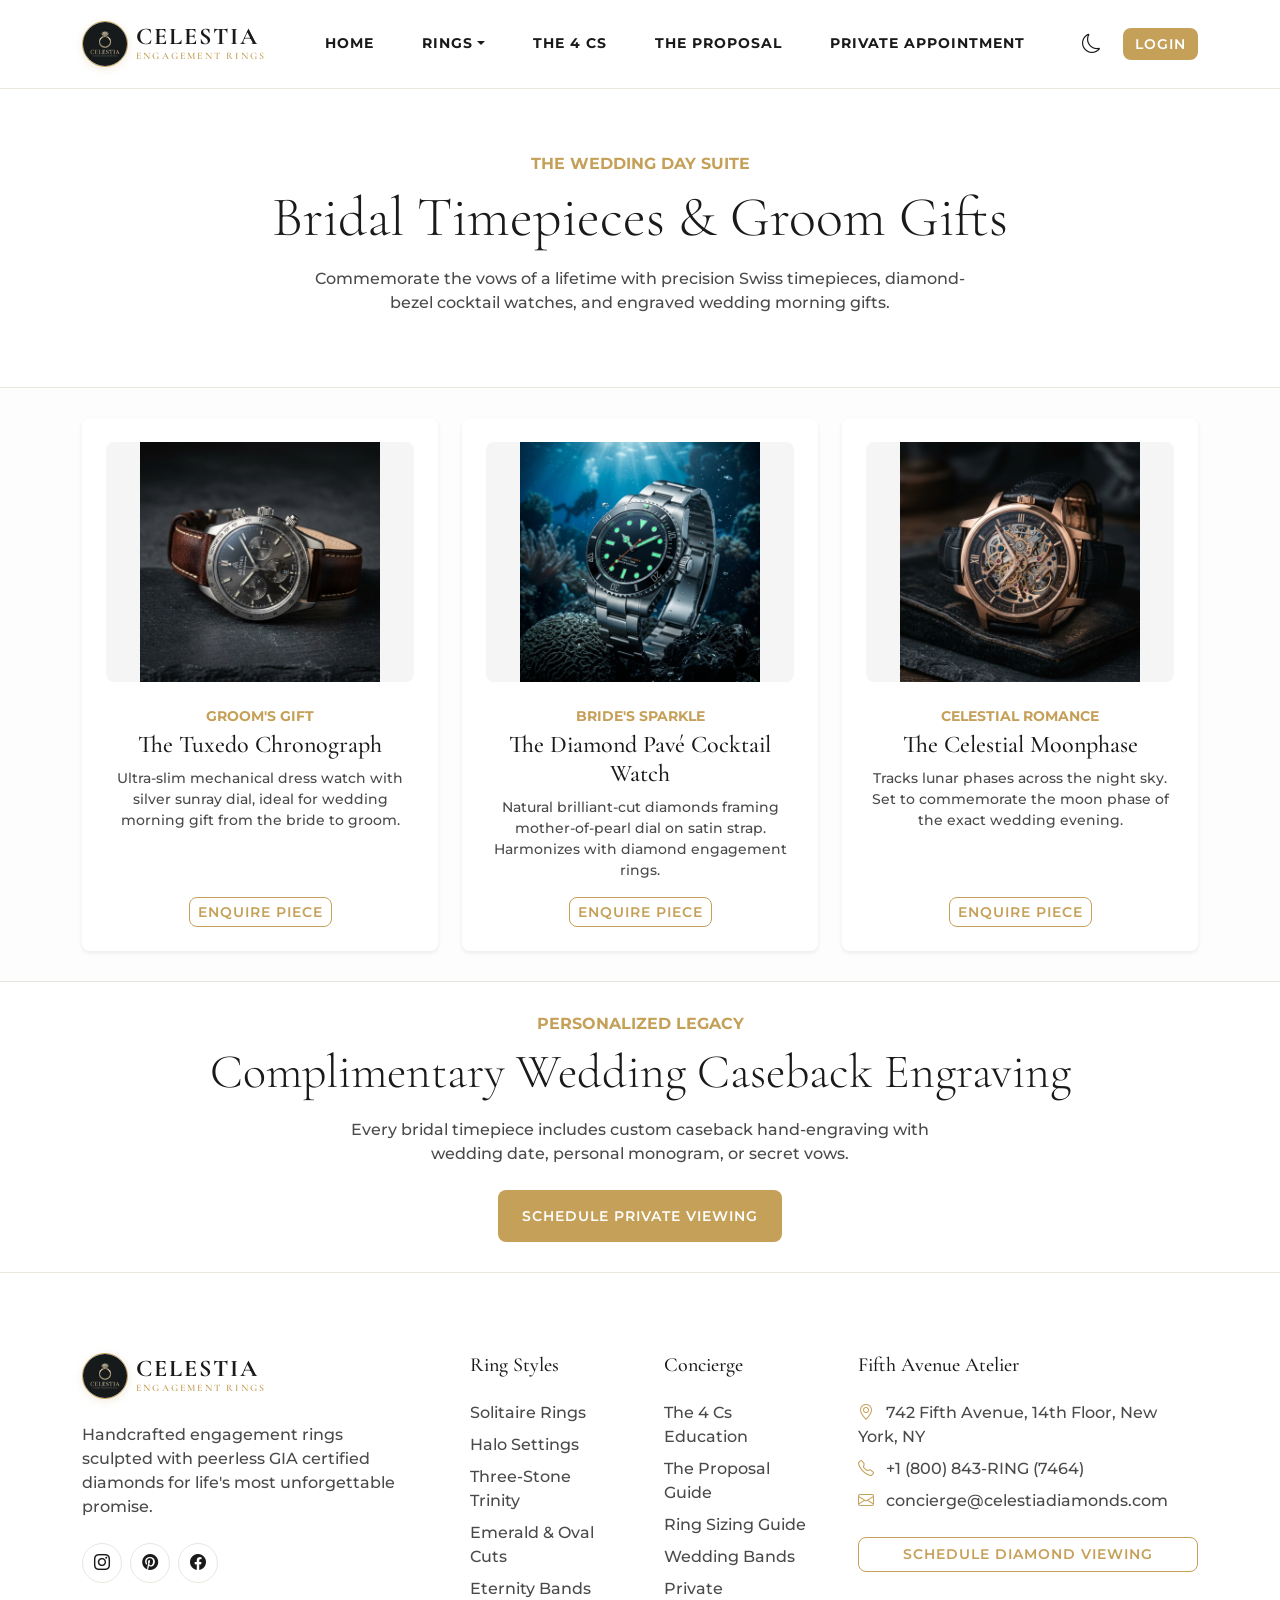
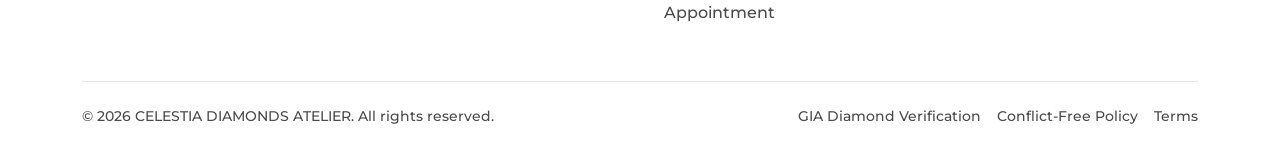
<file: watches.html>
<!DOCTYPE html>
<html lang="en" data-theme="light" dir="ltr">

<head>
    <meta charset="UTF-8">
    <meta name="viewport" content="width=device-width, initial-scale=1.0">
    <title>Bridal Timepieces & Wedding Suites | CELESTIA Engagement Rings</title>
    <meta name="description" content="Discover CELESTIA's curated bridal timepieces. Diamond-set cocktail watches for the bride, groom's wedding morning timepieces, and commemorative anniversary horology.">
    <link href="https://cdn.jsdelivr.net/npm/bootstrap@5.3.0/dist/css/bootstrap.min.css" rel="stylesheet">
    <link href="https://cdn.jsdelivr.net/npm/bootstrap-icons@1.10.0/font/bootstrap-icons.css" rel="stylesheet">
    <link rel="stylesheet" href="assets/css/style.css">
    <link rel="icon" type="image/png" href="assets/images/favicon.png">
</head>

<body>

    <!-- Header Navigation -->
    <nav class="navbar navbar-expand-lg sticky-top">
        <div class="container">
            <a class="navbar-brand text-nowrap d-flex align-items-center gap-2" href="index.html">
                <img src="assets/images/logo-main.png" alt="Celestia Diamonds Logo" class="brand-logo-img">
                <div class="d-flex flex-column justify-content-center">
                    <span class="brand-font" style="line-height: 1; letter-spacing: 2px;">CELESTIA</span>
                    <span style="font-size: 0.62rem; letter-spacing: 2.2px; color: var(--accent-gold); font-weight: 600; text-transform: uppercase;">ENGAGEMENT RINGS</span>
                </div>
            </a>

            <div class="d-flex align-items-center order-lg-3 gap-3">
                <div class="desktop-auth-btns d-none d-lg-flex ms-3">
                    <a href="login.html" class="btn btn-gold">Login</a>
                </div>

                <button class="navbar-toggler ms-2 border-0" type="button" data-bs-toggle="collapse"
                    data-bs-target="#navbarContent" aria-label="Toggle navigation">
                    <span class="navbar-toggler-icon"></span>
                </button>
            </div>

            <div class="collapse navbar-collapse order-lg-2" id="navbarContent">
                <ul class="navbar-nav mx-auto mb-2 mb-lg-0 gap-lg-3">
                    <li class="nav-item"><a class="nav-link" href="index.html">Home</a></li>
                    <li class="nav-item dropdown">
                        <a class="nav-link dropdown-toggle" href="#" role="button" data-bs-toggle="dropdown">Rings</a>
                        <ul class="dropdown-menu border-0 shadow-sm">
                            <li><a class="dropdown-item" href="jewellery.html#solitaires">Solitaire Rings</a></li>
                            <li><a class="dropdown-item" href="jewellery.html#halos">Halo & Pavé</a></li>
                            <li><a class="dropdown-item" href="jewellery.html#three-stone">Three-Stone Trinity</a></li>
                            <li><a class="dropdown-item" href="jewellery.html#fancy-cuts">Emerald & Oval Cuts</a></li>
                            <li><a class="dropdown-item" href="jewellery.html#vintage">Vintage Heirloom</a></li>
                            <li><hr class="dropdown-divider"></li>
                            <li><a class="dropdown-item" href="jewellery.html#bands">Diamond Wedding Bands</a></li>
                        </ul>
                    </li>
                    <li class="nav-item"><a class="nav-link" href="diamonds.html">The 4 Cs</a></li>
                    <li class="nav-item"><a class="nav-link" href="gifting.html">The Proposal</a></li>
                    <li class="nav-item"><a class="nav-link" href="contact.html">Private Appointment</a></li>
                </ul>

                <div class="d-flex align-items-center justify-content-center gap-3 my-3 my-lg-0 ms-lg-2">
                    <button id="theme-toggle" class="icon-btn" title="Toggle Theme"><i class="bi bi-moon"></i></button>
                </div>
                <div class="d-lg-none mt-3 pb-3 border-top pt-3 d-flex flex-column gap-2">
                    <a href="login.html" class="btn btn-gold w-100">Login</a>
                </div>
            </div>
        </div>
    </nav>

    <!-- Page Header -->
    <div class="py-5 bg-surface border-bottom" style="border-color: var(--border-color) !important;">
        <div class="container text-center py-4">
            <span class="text-gold text-uppercase letter-spacing-2 d-block mb-2">The Wedding Day Suite</span>
            <h1 class="brand-font display-4 mb-3">Bridal Timepieces & Groom Gifts</h1>
            <p class="text-secondary mx-auto mb-0" style="max-width: 650px;">Commemorate the vows of a lifetime with precision Swiss timepieces, diamond-bezel cocktail watches, and engraved wedding morning gifts.</p>
        </div>
    </div>

    <!-- Content -->
    <section class="section-padding">
        <div class="container">
            <div class="row g-4 justify-content-center">
                <!-- Watch 1 -->
                <div class="col-lg-4 col-md-6">
                    <div class="premium-card text-center p-4 h-100 border-0 shadow-sm rounded">
                        <div class="premium-img-container rounded mx-auto mb-4 overflow-hidden"
                            style="height: 240px; width: 100%;">
                            <img src="assets/images/watch_1.png" alt="Groom's Classic Tuxedo Chronograph"
                                class="w-100 h-100 object-fit-contain rounded">
                        </div>
                        <span class="text-gold small text-uppercase letter-spacing-1">Groom's Gift</span>
                        <h4 class="brand-font mt-1">The Tuxedo Chronograph</h4>
                        <p class="text-secondary small mb-3">Ultra-slim mechanical dress watch with silver sunray dial, ideal for wedding morning gift from the bride to groom.</p>
                        <a href="contact.html" class="btn btn-outline-gold btn-sm">Enquire Piece</a>
                    </div>
                </div>

                <!-- Watch 2 -->
                <div class="col-lg-4 col-md-6">
                    <div class="premium-card text-center p-4 h-100 border-0 shadow-sm rounded">
                        <div class="premium-img-container rounded mx-auto mb-4 overflow-hidden"
                            style="height: 240px; width: 100%;">
                            <img src="assets/images/watch_2.png" alt="Bride's Diamond Bezel Cocktail Watch"
                                class="w-100 h-100 object-fit-contain rounded">
                        </div>
                        <span class="text-gold small text-uppercase letter-spacing-1">Bride's Sparkle</span>
                        <h4 class="brand-font mt-1">The Diamond Pavé Cocktail Watch</h4>
                        <p class="text-secondary small mb-3">Natural brilliant-cut diamonds framing mother-of-pearl dial on satin strap. Harmonizes with diamond engagement rings.</p>
                        <a href="contact.html" class="btn btn-outline-gold btn-sm">Enquire Piece</a>
                    </div>
                </div>

                <!-- Watch 3 -->
                <div class="col-lg-4 col-md-6">
                    <div class="premium-card text-center p-4 h-100 border-0 shadow-sm rounded">
                        <div class="premium-img-container rounded mx-auto mb-4 overflow-hidden"
                            style="height: 240px; width: 100%;">
                            <img src="assets/images/watch_3.png" alt="Moonphase Wedding Timepiece"
                                class="w-100 h-100 object-fit-contain rounded">
                        </div>
                        <span class="text-gold small text-uppercase letter-spacing-1">Celestial Romance</span>
                        <h4 class="brand-font mt-1">The Celestial Moonphase</h4>
                        <p class="text-secondary small mb-3">Tracks lunar phases across the night sky. Set to commemorate the moon phase of the exact wedding evening.</p>
                        <a href="contact.html" class="btn btn-outline-gold btn-sm">Enquire Piece</a>
                    </div>
                </div>
            </div>
        </div>
    </section>

    <!-- Caseback Engraving Banner -->
    <section class="section-padding bg-surface border-top" style="border-color: var(--border-color) !important;">
        <div class="container text-center">
            <span class="text-gold text-uppercase letter-spacing-2 d-block mb-2">Personalized Legacy</span>
            <h2 class="brand-font display-5 mb-3">Complimentary Wedding Caseback Engraving</h2>
            <p class="text-secondary mx-auto mb-4" style="max-width: 600px;">Every bridal timepiece includes custom caseback hand-engraving with wedding date, personal monogram, or secret vows.</p>
            <a href="contact.html" class="btn btn-gold px-4 py-3">Schedule Private Viewing</a>
        </div>
    </section>

    <!-- Footer -->
    <footer class="footer">
        <div class="container">
            <div class="row g-5 mb-5">
                <div class="col-lg-4">
                    <a class="navbar-brand text-nowrap d-flex align-items-center gap-2 mb-4" href="index.html">
                        <img src="assets/images/logo-main.png" alt="Celestia Diamonds Logo" class="brand-logo-img">
                        <div class="d-flex flex-column justify-content-center">
                            <span class="brand-font" style="line-height: 1; letter-spacing: 2px;">CELESTIA</span>
                            <span style="font-size: 0.62rem; letter-spacing: 2.2px; color: var(--accent-gold); font-weight: 600; text-transform: uppercase;">ENGAGEMENT RINGS</span>
                        </div>
                    </a>
                    <p class="text-secondary mb-4 pe-lg-4">Handcrafted engagement rings sculpted with peerless GIA certified diamonds for life's most unforgettable promise.</p>
                    <div class="d-flex gap-2 social-links">
                        <a href="#"><i class="bi bi-instagram"></i></a>
                        <a href="#"><i class="bi bi-pinterest"></i></a>
                        <a href="#"><i class="bi bi-facebook"></i></a>
                    </div>
                </div>

                <div class="col-lg-2 col-md-6">
                    <h5 class="brand-font mb-4">Ring Styles</h5>
                    <a href="jewellery.html#solitaires" class="footer-link">Solitaire Rings</a>
                    <a href="jewellery.html#halos" class="footer-link">Halo Settings</a>
                    <a href="jewellery.html#three-stone" class="footer-link">Three-Stone Trinity</a>
                    <a href="jewellery.html#fancy-cuts" class="footer-link">Emerald & Oval Cuts</a>
                    <a href="jewellery.html#bands" class="footer-link">Eternity Bands</a>
                </div>

                <div class="col-lg-2 col-md-6">
                    <h5 class="brand-font mb-4">Concierge</h5>
                    <a href="diamonds.html" class="footer-link">The 4 Cs Education</a>
                    <a href="gifting.html" class="footer-link">The Proposal Guide</a>
                    <a href="jewellery.html" class="footer-link">Ring Sizing Guide</a>
                    <a href="jewellery.html#bands" class="footer-link">Wedding Bands</a>
                    <a href="contact.html" class="footer-link">Private Appointment</a>
                </div>

                <div class="col-lg-4 col-md-12">
                    <h5 class="brand-font mb-4">Fifth Avenue Atelier</h5>
                    <p class="text-secondary mb-2"><i class="bi bi-geo-alt me-2 text-gold"></i> 742 Fifth Avenue, 14th Floor, New York, NY</p>
                    <p class="text-secondary mb-2"><i class="bi bi-telephone me-2 text-gold"></i> +1 (800) 843-RING (7464)</p>
                    <p class="text-secondary mb-4"><i class="bi bi-envelope me-2 text-gold"></i> concierge@celestiadiamonds.com</p>
                    <a href="contact.html" class="btn btn-outline-gold w-100">Schedule Diamond Viewing</a>
                </div>
            </div>

            <div class="d-flex flex-column flex-md-row justify-content-between align-items-center border-top pt-4"
                style="border-color: var(--border-color) !important;">
                <p class="text-secondary small mb-0">&copy; <span id="current-year"></span> CELESTIA DIAMONDS ATELIER. All rights reserved.</p>
                <div class="d-flex gap-3 mt-3 mt-md-0">
                    <a href="#" class="text-secondary small text-decoration-none">GIA Diamond Verification</a>
                    <a href="#" class="text-secondary small text-decoration-none">Conflict-Free Policy</a>
                    <a href="#" class="text-secondary small text-decoration-none">Terms</a>
                </div>
            </div>
        </div>
    </footer>

    <!-- Floating Back to Top Button -->
    <button id="back-to-top" class="back-to-top" aria-label="Back to top" type="button">
        <i class="bi bi-chevron-up"></i>
    </button>

    <script src="https://cdn.jsdelivr.net/npm/bootstrap@5.3.0/dist/js/bootstrap.bundle.min.js"></script>
    <script src="assets/js/main.js"></script>
</body>

</html>
</file>
<file: assets/css/style.css>
@import url('https://fonts.googleapis.com/css2?family=Cormorant+Garamond:ital,wght@0,400;0,500;0,600;0,700;1,400;1,600&family=Montserrat:wght@300;400;500;600;700&display=swap');

:root {
    --bg-color: #FDFDFD;
    --surface-color: #FFFFFF;
    --text-primary: #1A1A1A;
    --text-secondary: #4A4A4A;
    --accent-gold: #C5A059;
    --accent-gold-hover: #AF8B44;
    --border-color: #EAE6DF;
    
    --border-radius-sm: 4px;
    --border-radius: 8px;
    --border-radius-lg: 12px;
    --border-radius-circle: 50%;
    
    /* Override Bootstrap border radius variables */
    --bs-border-radius: var(--border-radius);
    --bs-border-radius-sm: var(--border-radius-sm);
    --bs-border-radius-lg: var(--border-radius-lg);
    --bs-border-radius-xl: var(--border-radius-lg);
    --bs-border-radius-2xl: 16px;
    
    --font-heading: 'Cormorant Garamond', Georgia, serif;
    --font-body: 'Montserrat', sans-serif;
    
    --transition: all 0.3s ease-in-out;
}

[data-theme="dark"] {
    --bg-color: #121212;
    --surface-color: #1E1E1E;
    --text-primary: #FFFFFF;
    --text-secondary: #E0E0E0;
    --border-color: #333333;
}

[data-theme="dark"] .text-secondary {
    color: var(--text-secondary) !important;
}

[data-theme="dark"] ul.list-unstyled li,
[data-theme="dark"] .list-unstyled li {
    color: var(--text-primary) !important;
}

[data-theme="dark"] .navbar-toggler-icon {
    filter: invert(1);
}

[data-theme="dark"] .bg-light {
    background-color: var(--bg-color) !important;
    color: var(--text-primary) !important;
}

[data-theme="dark"] .bg-white {
    background-color: var(--surface-color) !important;
    color: var(--text-primary) !important;
}

[data-theme="dark"] .text-dark {
    color: var(--text-primary) !important;
}

[data-theme="dark"] .btn-outline-dark {
    border-color: var(--accent-gold) !important;
    color: var(--accent-gold) !important;
}

[data-theme="dark"] .btn-outline-dark:hover {
    background-color: var(--accent-gold) !important;
    color: #FFFFFF !important;
}

.bg-gold {
    background-color: var(--accent-gold) !important;
    color: #FFFFFF !important;
}

.bg-gold i, 
.bg-gold h1, .bg-gold h2, .bg-gold h3, .bg-gold h4, .bg-gold h5, .bg-gold h6, 
.bg-gold p, .bg-gold span {
    color: #FFFFFF !important;
}

html, body {
    max-width: 100%;
    overflow-x: hidden;
}

body {
    background-color: var(--bg-color);
    color: var(--text-primary);
    font-family: var(--font-body);
    font-weight: 500;
    transition: background-color 0.3s ease, color 0.3s ease;
    padding-top: 80px;
}

h1, h2, h3, h4, h5, h6, .brand-font {
    font-family: var(--font-heading);
}

/* RTL Support */
[dir="rtl"] {
    text-align: right;
}

[dir="rtl"] .ms-auto {
    margin-right: auto !important;
    margin-left: 0 !important;
}

[dir="rtl"] .me-3 {
    margin-left: 1rem !important;
    margin-right: 0 !important;
}

[dir="rtl"] .ps-3 {
    padding-right: 1rem !important;
    padding-left: 0 !important;
}

/* Navigation */
.navbar {
    background-color: var(--surface-color);
    border-bottom: 1px solid var(--border-color);
    padding: 1rem 0;
    position: fixed !important;
    top: 0;
    left: 0;
    width: 100%;
    z-index: 1050 !important;
}

.nav-link, .navbar-brand {
    color: var(--text-primary) !important;
}

.navbar-brand {
    font-family: var(--font-heading);
    font-size: 1.5rem;
    font-weight: 700;
}

.nav-link {
    font-weight: 700;
    text-transform: uppercase;
    font-size: 0.9rem;
    letter-spacing: 1px;
    padding: 0.5rem 1rem !important;
    transition: var(--transition);
}

.nav-link:hover, .nav-link.active {
    color: var(--accent-gold) !important;
}

.btn {
    border-radius: var(--border-radius);
}

.btn-gold {
    background-color: var(--accent-gold);
    color: #fff;
    border: none;
    border-radius: var(--border-radius);
    transition: var(--transition);
    text-transform: uppercase;
    letter-spacing: 1px;
    font-size: 0.85rem;
    font-weight: 600;
}

.btn-gold:hover {
    background-color: var(--accent-gold-hover);
    color: #fff;
}

.btn-outline-gold {
    border: 1px solid var(--accent-gold);
    color: var(--accent-gold);
    background: transparent;
    border-radius: var(--border-radius);
    transition: var(--transition);
    text-transform: uppercase;
    letter-spacing: 1px;
    font-size: 0.85rem;
    font-weight: 600;
}

.btn-outline-gold:hover {
    background-color: var(--accent-gold);
    color: #fff;
}

.brand-logo-img {
    height: 46px;
    width: 46px;
    object-fit: cover;
    border-radius: 50%;
    border: 1.5px solid var(--accent-gold);
    box-shadow: 0 2px 8px rgba(197, 160, 89, 0.2);
}

/* Utilities */
.text-gold {
    color: var(--accent-gold) !important;
    font-weight: 700 !important;
}
.text-secondary {
    color: var(--text-secondary) !important;
    font-weight: 500 !important;
}
.lead {
    font-weight: 500 !important;
}
.bg-surface {
    background-color: var(--surface-color) !important;
}

/* Theme Toggle & RTL Toggle */
.icon-btn {
    cursor: pointer;
    font-size: 1.2rem;
    color: var(--text-primary);
    transition: var(--transition);
    background: transparent;
    border: none;
    display: flex;
    align-items: center;
    justify-content: center;
}

.icon-btn:hover {
    color: var(--accent-gold);
}

/* Hero Section */
.hero-section {
    height: calc(100vh - 70px);
    display: flex;
    align-items: center;
    position: relative;
    background-color: var(--surface-color);
    overflow: hidden;
}

.hero-content {
    z-index: 2;
    position: relative;
}

.hero-subtitle {
    font-size: 0.9rem;
    text-transform: uppercase;
    letter-spacing: 3px;
    color: var(--accent-gold);
    display: block;
    margin-bottom: 1rem;
    font-weight: 700;
}

.hero-title {
    font-size: 4rem;
    line-height: 1.2;
    margin-bottom: 1.5rem;
}

@media (max-width: 768px) {
    .hero-section {
        height: auto;
        min-height: auto;
        padding: 2rem 0;
    }
    .hero-title {
        font-size: 2.5rem;
    }
}

/* Page Hero Banner with Diamond Background */
.page-hero-banner {
    position: relative;
    min-height: 420px;
    display: flex;
    align-items: center;
    justify-content: center;
    background-size: cover;
    background-position: center center;
    background-repeat: no-repeat;
    color: #ffffff !important;
    padding: 130px 20px 80px;
    margin-top: 0;
    overflow: hidden;
    text-align: center;
}

.page-hero-banner::before {
    content: '';
    position: absolute;
    top: 0;
    left: 0;
    width: 100%;
    height: 100%;
    background: linear-gradient(180deg, rgba(8, 10, 15, 0.75) 0%, rgba(8, 10, 15, 0.88) 100%);
    z-index: 1;
}

.page-hero-banner .container {
    position: relative;
    z-index: 2;
    max-width: 900px;
    margin: 0 auto;
}

.page-hero-banner .hero-subtitle {
    color: var(--accent-gold) !important;
    letter-spacing: 3px;
    font-size: 0.88rem;
    font-weight: 700;
    text-transform: uppercase;
    display: inline-block;
    margin-bottom: 0.85rem;
    text-shadow: 0 2px 8px rgba(0, 0, 0, 0.7);
}

.page-hero-banner h1,
.page-hero-banner .hero-title {
    color: #ffffff !important;
    font-family: var(--font-heading);
    font-size: 3.2rem;
    line-height: 1.25;
    margin-bottom: 1.1rem;
    text-shadow: 0 4px 16px rgba(0, 0, 0, 0.8);
}

.page-hero-banner p,
.page-hero-banner .lead {
    color: rgba(255, 255, 255, 0.92) !important;
    text-shadow: 0 2px 8px rgba(0, 0, 0, 0.7);
    font-size: 1.12rem;
    line-height: 1.6;
    max-width: 720px;
    margin: 0 auto;
}

@media (max-width: 768px) {
    .page-hero-banner {
        min-height: 340px;
        padding: 110px 15px 60px;
    }
    .page-hero-banner h1,
    .page-hero-banner .hero-title {
        font-size: 2.2rem;
    }
    .page-hero-banner p {
        font-size: 1rem;
    }
}

/* Sections */
.section-padding {
    padding: 30px 0;
}

.section-title {
    margin-bottom: 3rem;
}

.section-title h2 {
    font-size: 2.5rem;
    margin-top: 0.5rem;
}

/* Cards & Boxed Containers */
.card,
.premium-card {
    background-color: var(--surface-color);
    border: 1px solid var(--border-color);
    border-radius: var(--border-radius) !important;
    overflow: hidden;
    transition: var(--transition);
    height: 100%;
    display: flex;
    flex-direction: column;
}

.border:not(hr):not(input):not(select):not(textarea):not(button):not(.border-bottom):not(.border-top):not(.border-start):not(.border-end):not(.border-0) {
    border-radius: var(--border-radius);
}

.rounded {
    border-radius: var(--border-radius) !important;
}

.premium-card.text-center {
    align-items: center;
}

.premium-card > *:last-child {
    margin-top: auto !important;
}

.premium-card:hover {
    transform: translateY(-10px);
    box-shadow: 0 15px 30px rgba(0,0,0,0.05);
    border-color: var(--accent-gold);
}

[data-theme="dark"] .premium-card:hover {
    box-shadow: 0 15px 30px rgba(0,0,0,0.5);
}

.premium-img-container {
    height: 300px;
    background-color: #f5f5f5;
    position: relative;
    overflow: hidden;
    border-radius: var(--border-radius);
}

.premium-img-container.rounded-circle {
    border-radius: 50% !important;
}

[data-theme="dark"] .premium-img-container {
    background-color: #2a2a2a;
}

.premium-img-container img {
    width: 100%;
    height: 100%;
    object-fit: cover;
    transition: var(--transition);
}

.premium-card:hover .premium-img-container img {
    transform: scale(1.05);
}

.form-control, .input-group-text, .form-select {
    background-color: var(--surface-color);
    border: 1px solid var(--border-color);
    color: var(--text-primary);
    border-radius: var(--border-radius);
}

.form-control {
    padding: 0.75rem 1rem;
}

.form-control:focus, .form-select:focus {
    background-color: var(--surface-color);
    border-color: var(--accent-gold);
    box-shadow: 0 0 0 0.2rem rgba(212, 175, 55, 0.2);
    color: var(--text-primary);
}

.form-control::placeholder {
    color: var(--text-secondary);
    opacity: 0.75;
}

.form-select option,
select option {
    background-color: var(--surface-color) !important;
    color: var(--text-primary) !important;
}

[data-theme="dark"] .form-select option,
[data-theme="dark"] select option {
    background-color: #1E1E1E !important;
    color: #FFFFFF !important;
}

/* Footer */
.footer {
    background-color: var(--surface-color);
    border-top: 1px solid var(--border-color);
    padding: 80px 0 30px;
}

.footer h5,
.footer p,
.footer .navbar-brand,
.footer .social-links,
.footer .footer-link {
    text-align: start !important;
    justify-content: flex-start !important;
}

@media (max-width: 767px) {
    .footer h5,
    .footer p,
    .footer .navbar-brand,
    .footer .social-links,
    .footer .footer-link {
        text-align: center !important;
        justify-content: center !important;
    }
}

.footer-link {
    color: var(--text-secondary);
    text-decoration: none;
    transition: var(--transition);
    display: block;
    margin-bottom: 0.5rem;
}

.footer-link:hover {
    color: var(--accent-gold);
}

.social-links a {
    display: inline-flex;
    align-items: center;
    justify-content: center;
    width: 40px;
    height: 40px;
    border: 1px solid var(--border-color);
    border-radius: 50%;
    color: var(--text-primary);
    text-decoration: none;
    transition: var(--transition);
}

.social-links a:hover {
    background-color: var(--accent-gold);
    color: #fff;
    border-color: var(--accent-gold);
}

/* Auth Pages */
body.auth-page {
    padding-top: 0 !important;
}

.auth-top-corner {
    position: fixed;
    top: 20px;
    right: 24px;
    z-index: 1060;
}

.auth-top-corner .icon-btn {
    width: 44px;
    height: 44px;
    display: flex;
    align-items: center;
    justify-content: center;
    border-radius: 50%;
    background-color: var(--surface-color);
    border: 1px solid var(--border-color);
    color: var(--text-primary);
    box-shadow: 0 4px 14px rgba(0, 0, 0, 0.08);
    transition: var(--transition);
}

.auth-top-corner .icon-btn:hover {
    color: var(--accent-gold);
    border-color: var(--accent-gold);
    transform: translateY(-2px);
    box-shadow: 0 6px 18px rgba(197, 160, 89, 0.25);
}

.auth-wrapper {
    min-height: 100vh;
    display: flex;
    align-items: center;
    justify-content: center;
    background-color: var(--bg-color);
    padding: 40px 0;
}

.auth-card {
    background-color: var(--surface-color);
    border: 1px solid var(--border-color);
    padding: 40px;
    border-radius: var(--border-radius);
    box-shadow: 0 10px 30px rgba(0,0,0,0.02);
}

[data-theme="dark"] .auth-card {
    box-shadow: 0 10px 30px rgba(0,0,0,0.2);
}

/* CTA Button Alignment & Responsive Layout Rules */
.hero-cta-group,
.cta-group {
    display: flex;
    align-items: center;
    gap: 1rem;
    flex-wrap: wrap;
    width: 100%;
}

.hero-cta-group .btn,
.cta-group .btn {
    padding: 0.75rem 1.75rem;
    font-weight: 600;
    letter-spacing: 1px;
    display: inline-flex;
    align-items: center;
    justify-content: center;
    text-align: center;
    transition: var(--transition);
}

@media (min-width: 992px) {
    .hero-cta-group,
    .cta-group.align-lg-start {
        justify-content: flex-start !important;
    }
    
    .hero-cta-group .btn,
    .cta-group .btn {
        width: auto;
        min-width: 180px;
    }
}

/* Tablet & Mobile View Alignment (<992px) */
@media (max-width: 991px) {
    h1, h2, h3, h4, h5, h6, 
    p, span, .lead, .hero-subtitle, .brand-font,
    .section-title, .hero-content, 
    .card-body, .premium-card,
    .badge, i[class^="bi-"], .bi {
        text-align: center !important;
    }
    
    .hero-content {
        display: flex;
        flex-direction: column;
        align-items: center;
        text-align: center;
    }

    .hero-cta-group,
    .cta-group {
        justify-content: center !important;
    }

    .hero-cta-group .btn,
    .cta-group .btn {
        min-width: 160px;
    }
    
    /* List styling for Services (Icons & Text) */
    ul.list-unstyled li.d-flex {
        flex-direction: column !important;
        align-items: center !important;
        text-align: center !important;
    }

    ul.list-unstyled li.d-flex i {
        margin-bottom: 0.5rem;
    }
    
    /* Ensure icon wrappers have proper mobile margin */
    .ms-3, .ps-3 {
        margin-left: 0 !important;
        padding-left: 0 !important;
    }

    /* Make image container responsive */
    .premium-img-container:not(.rounded-circle) {
        height: auto !important;
        aspect-ratio: 4/3;
    }
}

/* Mobile Hero Buttons & Small Screen Fixes (<576px / 360px) */
@media (max-width: 576px) {
    html, body {
        overflow-x: hidden !important;
    }

    .container {
        padding-left: 15px !important;
        padding-right: 15px !important;
    }

    .row {
        margin-left: -10px !important;
        margin-right: -10px !important;
    }

    .row > [class*="col-"] {
        padding-left: 10px !important;
        padding-right: 10px !important;
    }

    .hero-cta-group,
    .cta-group,
    .hero-section .d-flex.gap-3,
    .vh-100 .d-flex.gap-3 {
        flex-direction: column !important;
        align-items: stretch !important;
        width: 100%;
        max-width: 360px;
        margin-left: auto !important;
        margin-right: auto !important;
    }

    .hero-cta-group .btn,
    .cta-group .btn,
    .hero-section .d-flex.gap-3 .btn,
    .vh-100 .d-flex.gap-3 .btn {
        width: 100% !important;
        min-width: 100% !important;
        margin-bottom: 0.5rem;
    }
}

/* Extended Hamburger Menu (up to 1100px) */
@media (min-width: 992px) and (max-width: 1100px) {
    .navbar-expand-lg {
        flex-wrap: wrap;
    }
    .navbar-expand-lg .navbar-collapse {
        display: none !important;
        flex-basis: 100%;
    }
    .navbar-expand-lg .navbar-collapse.show {
        display: block !important;
    }
    .navbar-expand-lg .navbar-toggler {
        display: block !important;
        margin-left: auto;
    }
    .navbar-expand-lg .navbar-nav {
        flex-direction: column !important;
        align-items: center;
        margin-top: 1rem;
    }
    .desktop-auth-btns.d-lg-flex {
        display: none !important;
    }
    .navbar-collapse .d-lg-none {
        display: flex !important;
        justify-content: center;
    }
    .navbar-nav .dropdown-menu {
        position: static !important;
        text-align: center;
    }
}

/* --- Accordion & FAQ Premium Styles --- */
.accordion-item {
    border-radius: var(--border-radius) !important;
    overflow: hidden;
    transition: background-color 0.3s ease, border-color 0.3s ease, box-shadow 0.3s ease;
}

.accordion-button {
    border-radius: var(--border-radius);
    transition: background-color 0.3s ease, color 0.3s ease, border-color 0.3s ease, box-shadow 0.3s ease;
}

.accordion-button:focus {
    box-shadow: none;
    border-color: var(--accent-gold);
}

.accordion-button:not(.collapsed) {
    color: var(--accent-gold) !important;
    background-color: rgba(212, 175, 55, 0.08) !important;
}

/* Accordion Dark Mode Support */
[data-theme="dark"] .accordion-item {
    background-color: var(--surface-color) !important;
    border: 1px solid var(--border-color) !important;
}

[data-theme="dark"] .accordion-button {
    background-color: var(--surface-color) !important;
    color: var(--text-primary) !important;
}

[data-theme="dark"] .accordion-button:not(.collapsed) {
    color: var(--accent-gold) !important;
    background-color: rgba(212, 175, 55, 0.15) !important;
}

[data-theme="dark"] .accordion-button::after {
    filter: invert(1) grayscale(1) brightness(2);
}

[data-theme="dark"] .accordion-body {
    background-color: var(--surface-color) !important;
    color: var(--text-secondary) !important;
}

/* RTL Support for FAQ Accordion */
[dir="rtl"] .accordion-button {
    text-align: right !important;
    direction: rtl !important;
}

[dir="rtl"] .accordion-button::after {
    margin-right: auto !important;
    margin-left: 0 !important;
}

[dir="rtl"] .faq-question {
    direction: ltr;
    display: inline-block;
}

/* Mobile Navbar Toggler Top Alignment */
@media (max-width: 1100px) {
    .navbar {
        position: relative;
    }
    
    .navbar-toggler {
        position: absolute !important;
        top: 22px;
        z-index: 1100;
    }
    
    [dir="ltr"] .navbar-toggler {
        right: 20px;
        left: auto;
    }
    
    [dir="rtl"] .navbar-toggler {
        left: 20px;
        right: auto;
    }
}

/* --- Dropdown Menus Premium & Dark Mode Styles --- */
.dropdown-menu {
    background-color: var(--surface-color);
    border: 1px solid var(--border-color);
    border-radius: var(--border-radius);
    transition: var(--transition);
}

.dropdown-item {
    color: var(--text-primary);
    transition: var(--transition);
}

.dropdown-item:hover,
.dropdown-item:focus {
    background-color: rgba(212, 175, 55, 0.08) !important;
    color: var(--accent-gold) !important;
}

.dropdown-item.active {
    background-color: var(--accent-gold) !important;
    color: #FFFFFF !important;
}

/* Dropdown Dark Mode Specific overrides */
[data-theme="dark"] .dropdown-menu {
    background-color: var(--surface-color) !important;
    border-color: var(--border-color) !important;
}

[data-theme="dark"] .dropdown-item {
    color: var(--text-primary) !important;
}

[data-theme="dark"] .dropdown-item:hover,
[data-theme="dark"] .dropdown-item:focus {
    background-color: rgba(212, 175, 55, 0.15) !important;
    color: var(--accent-gold) !important;
}

[data-theme="dark"] .dropdown-item.active {
    background-color: var(--accent-gold) !important;
    color: #FFFFFF !important;
}

/* --- 4 Cs Diamond Icon Badges --- */
.diamond-cs-badge {
    width: 62px;
    height: 62px;
    min-width: 62px;
    max-width: 62px;
    border-radius: 50%;
    background-color: var(--accent-gold) !important;
    color: #FFFFFF !important;
    display: inline-flex;
    align-items: center;
    justify-content: center;
    align-self: flex-start;
    margin-bottom: 1.25rem;
    box-shadow: 0 4px 14px rgba(197, 160, 89, 0.28);
    transition: var(--transition);
}

.diamond-cs-badge i {
    color: #FFFFFF !important;
    line-height: 1;
}

.premium-card:hover .diamond-cs-badge {
    transform: translateY(-3px) scale(1.08);
    box-shadow: 0 8px 20px rgba(197, 160, 89, 0.4);
}

/* --- Testimonial Avatar --- */
.testimonial-avatar {
    width: 48px;
    height: 48px;
    min-width: 48px;
    border-radius: 50%;
    object-fit: cover;
    border: 2px solid var(--accent-gold);
    box-shadow: 0 2px 8px rgba(0, 0, 0, 0.1);
}

/* --- Hero Trust Badges Responsive Fix --- */
.hero-trust-badges {
    border-color: var(--border-color) !important;
}

@media (max-width: 575.98px) {
    .hero-trust-badges .trust-badge-item {
        padding: 0.6rem 0;
        border-bottom: 1px dashed var(--border-color);
        text-align: center;
    }
    .hero-trust-badges .row > div:last-child .trust-badge-item {
        border-bottom: none;
    }
}

@media (min-width: 576px) {
    .border-start-sm {
        border-left: 1px solid var(--border-color) !important;
    }
}

/* --- Floating Back To Top Button --- */
.back-to-top {
    position: fixed;
    bottom: 28px;
    right: 28px;
    width: 48px;
    height: 48px;
    border-radius: 50%;
    background-color: var(--accent-gold);
    color: #FFFFFF !important;
    border: none;
    outline: none;
    display: flex;
    align-items: center;
    justify-content: center;
    font-size: 1.25rem;
    box-shadow: 0 4px 16px rgba(0, 0, 0, 0.25);
    cursor: pointer;
    z-index: 1040;
    opacity: 0;
    visibility: hidden;
    transform: translateY(20px);
    transition: opacity 0.3s ease, visibility 0.3s ease, transform 0.3s ease, background-color 0.3s ease, box-shadow 0.3s ease;
}

.back-to-top.show {
    opacity: 1;
    visibility: visible;
    transform: translateY(0);
}

.back-to-top:hover {
    background-color: var(--accent-gold-hover);
    color: #FFFFFF !important;
    box-shadow: 0 6px 20px rgba(197, 160, 89, 0.5);
    transform: translateY(-4px);
}

.back-to-top:active {
    transform: translateY(0);
}

@media (max-width: 576px) {
    .back-to-top {
        bottom: 20px;
        right: 20px;
        width: 42px;
        height: 42px;
        font-size: 1.1rem;
    }
}

/* --- Social Media Channels in Private Appointment --- */
.social-media-appointment .btn {
    border-radius: 20px;
    padding: 0.4rem 0.9rem;
    font-size: 0.85rem;
    font-weight: 500;
    letter-spacing: 0.5px;
    transition: var(--transition);
}

.social-media-appointment .btn:hover {
    transform: translateY(-2px);
    box-shadow: 0 4px 10px rgba(197, 160, 89, 0.25);
}

/* --- Contact Icon Badge & Atelier Info Layout --- */
.contact-icon-badge {
    width: 46px;
    height: 46px;
    min-width: 46px;
    border-radius: 50%;
    background: rgba(197, 160, 89, 0.14);
    color: var(--accent-gold);
    display: inline-flex;
    align-items: center;
    justify-content: center;
    font-size: 1.25rem;
    flex-shrink: 0;
    line-height: 1;
    transition: var(--transition);
}

.atelier-contact-item:hover .contact-icon-badge {
    background: var(--accent-gold);
    color: #FFFFFF;
    transform: scale(1.08);
}

.atelier-icons-wrapper {
    width: 100%;
}

@media (max-width: 767.98px) {
    .atelier-icons-wrapper {
        max-width: 100%;
    }
    .atelier-contact-item {
        gap: 0.85rem !important;
    }
    .contact-icon-badge {
        width: 40px;
        height: 40px;
        min-width: 40px;
        font-size: 1.1rem;
    }
}

@media (min-width: 768px) and (max-width: 991.98px) {
    .atelier-experience-header {
        text-align: center;
        max-width: 580px;
        margin-left: auto;
        margin-right: auto;
    }
    .atelier-icons-wrapper {
        max-width: 460px;
        margin-left: auto !important;
        margin-right: auto !important;
    }
    .atelier-extra-cards {
        max-width: 460px;
        margin-left: auto !important;
        margin-right: auto !important;
    }
}

/* --- Fix Appointment Form Blank Space --- */
.appointment-card {
    height: auto !important;
}

.appointment-card > *:last-child,
.appointment-card #appointment-form,
.premium-card > #appointment-form {
    margin-top: 0 !important;
}
</file>
